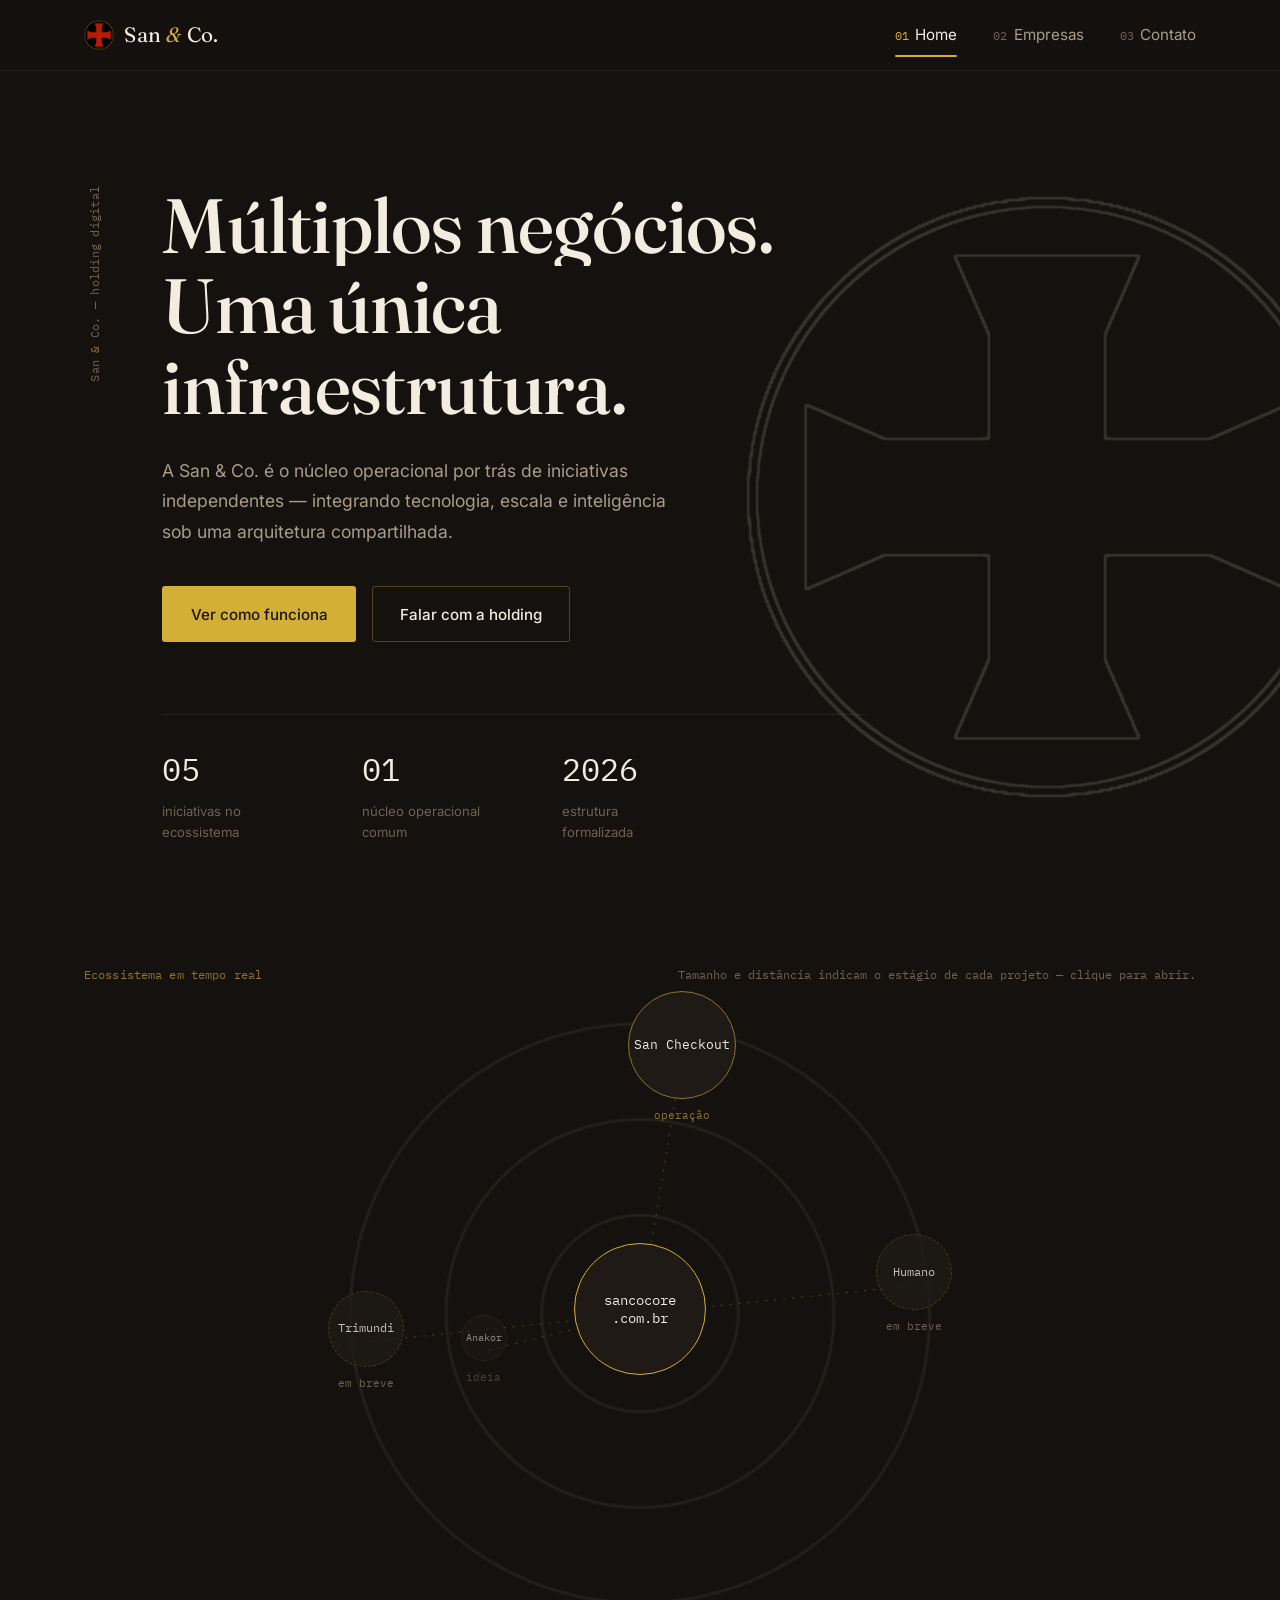
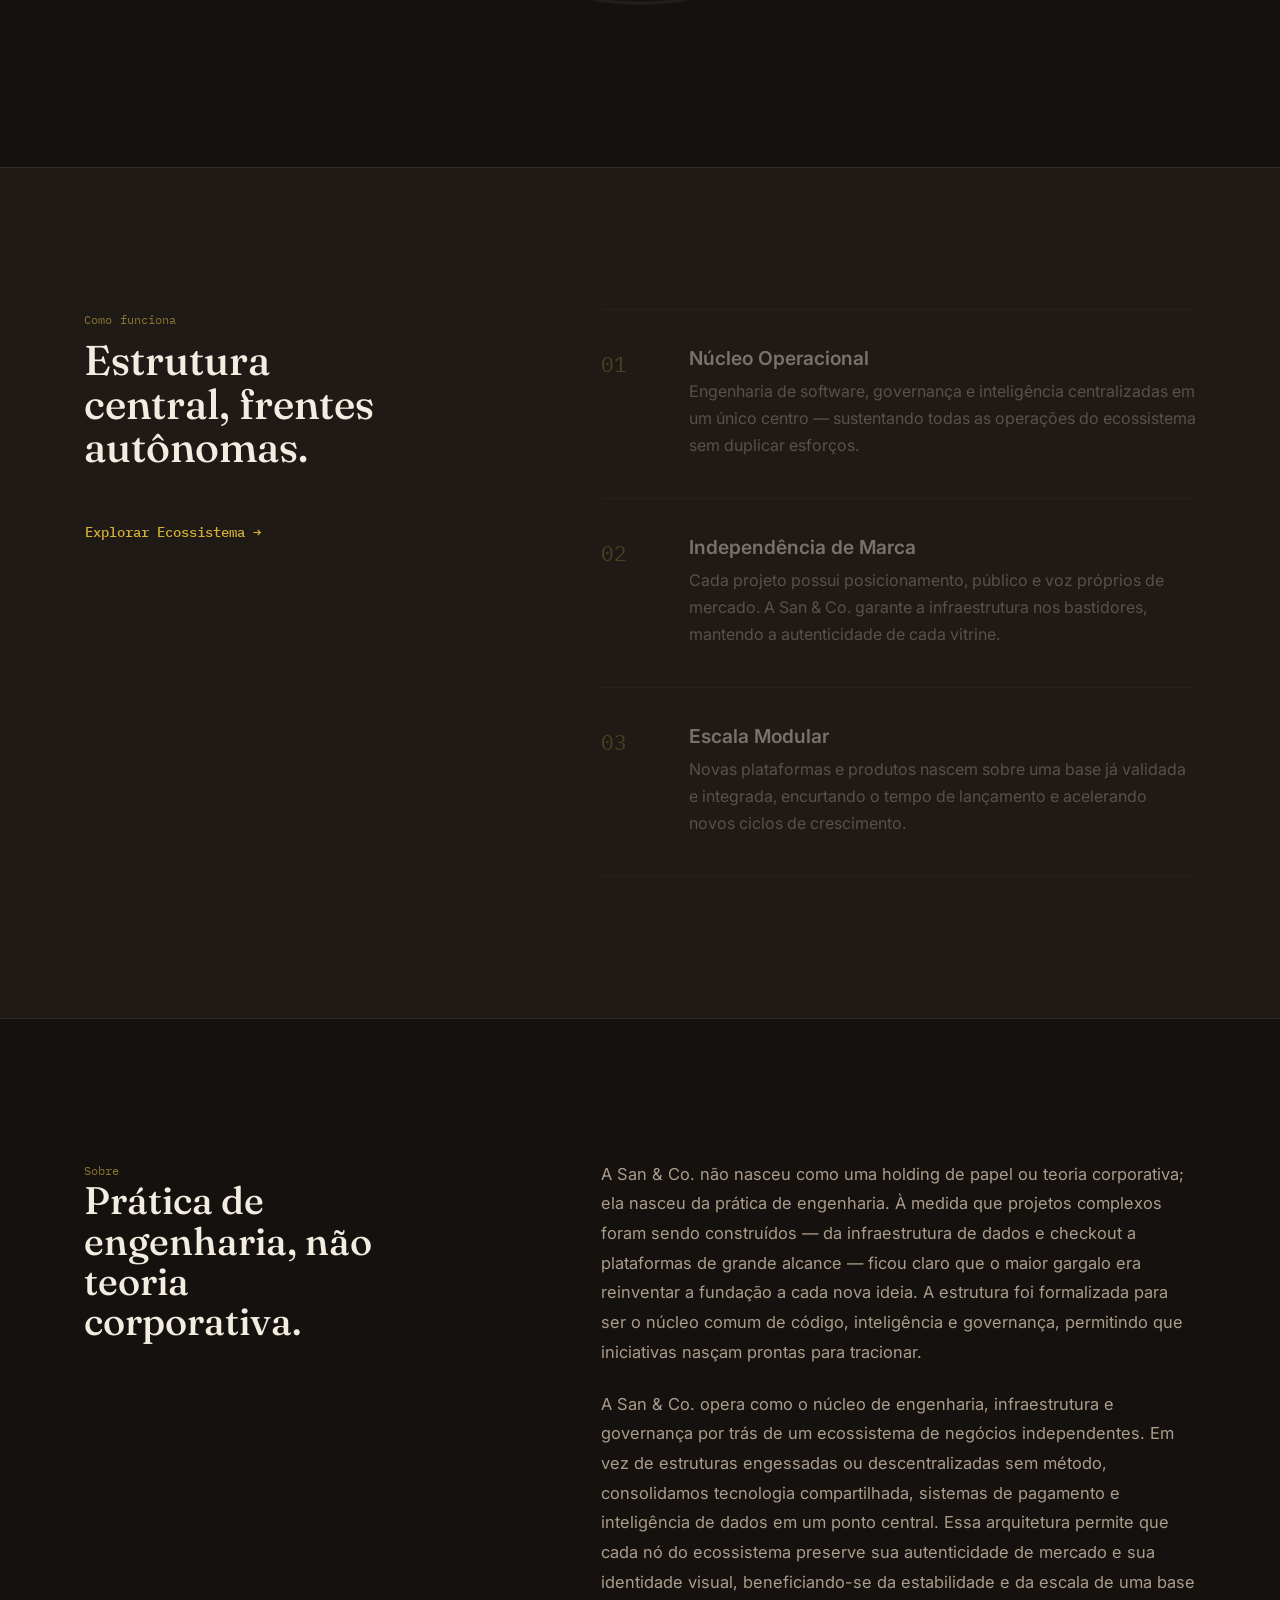
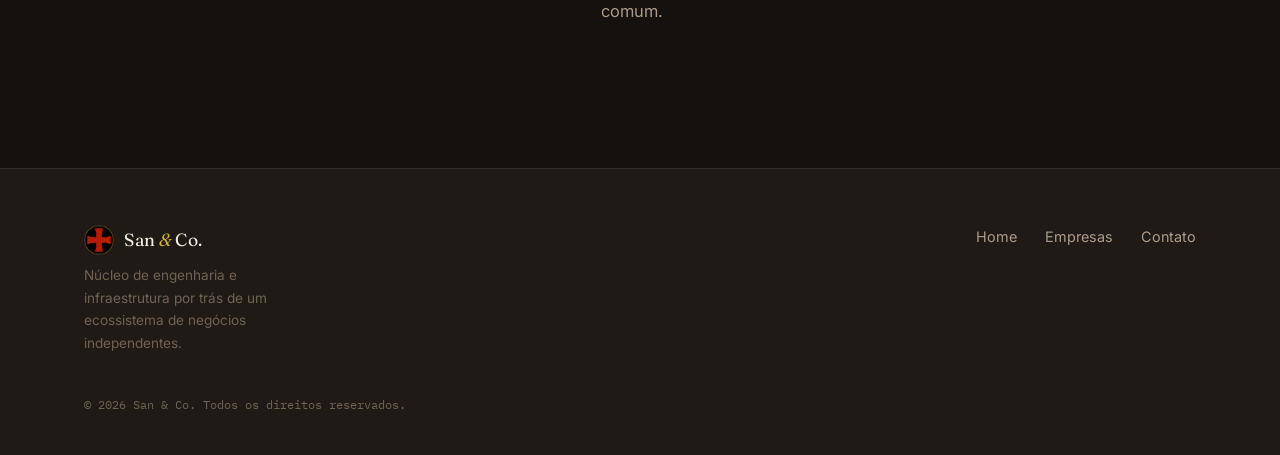
<file: index.html>
<!DOCTYPE html>
<html lang="pt-BR">
<head>
<meta charset="UTF-8">
<meta name="viewport" content="width=device-width, initial-scale=1.0">
<title>San & Co. — Um ecossistema, múltiplos negócios</title>
<meta name="description" content="A San & Co. é o núcleo de engenharia, infraestrutura e governança por trás de um ecossistema de negócios independentes.">
<link rel="icon" href="assets/logo/logo-sanco.png">
<link rel="preconnect" href="https://fonts.googleapis.com">
<link rel="preconnect" href="https://fonts.gstatic.com" crossorigin>
<link href="https://fonts.googleapis.com/css2?family=Fraunces:ital,opsz,wght@0,9..144,400;0,9..144,500;0,9..144,600;1,9..144,400;1,9..144,500&family=Inter:wght@400;500;600&family=IBM+Plex+Mono:wght@400;500&display=swap" rel="stylesheet">
<link rel="stylesheet" href="css/variables.css">
<link rel="stylesheet" href="css/main.css">
<link rel="stylesheet" href="css/sections/hero.css">
<link rel="stylesheet" href="css/sections/diagrama.css">
<link rel="stylesheet" href="css/sections/estrutura.css">
<link rel="stylesheet" href="css/sections/sobre.css">
</head>
<body>

<div class="scroll-progress" data-scroll-progress></div>

<header class="site-header">
  <div class="container">
    <a href="index.html" class="brand">
      <img src="assets/logo/logo-sanco.png" alt="Brasão San & Co.">
      <span>San <span class="amp">&amp;</span> Co.</span>
    </a>
    <button class="nav-toggle" aria-label="Abrir menu" aria-expanded="false">Menu</button>
    <nav class="main-nav">
      <a href="index.html" aria-current="page"><span class="idx">01</span>Home</a>
      <a href="empresas.html"><span class="idx">02</span>Empresas</a>
      <a href="contato.html"><span class="idx">03</span>Contato</a>
    </nav>
  </div>
</header>

<main>

  <section class="hero">
    <img class="hero__crest" src="assets/logo/logo-sanco-outline.png" alt="" aria-hidden="true">
    <div class="container">
      <p class="hero__kicker">San <span>&amp;</span> Co. — holding digital</p>
      <div class="hero__main">
        <h1 class="hero__title">
          <span class="line"><span>Múltiplos negócios.</span></span>
          <span class="line"><span>Uma única infraestrutura.</span></span>
        </h1>
        <p class="hero__body">A San &amp; Co. é o núcleo operacional por trás de iniciativas independentes — integrando tecnologia, escala e inteligência sob uma arquitetura compartilhada.</p>
        <div class="hero__actions">
          <a href="#estrutura" class="btn btn-primary">Ver como funciona</a>
          <a href="contato.html" class="btn btn-secondary">Falar com a holding</a>
        </div>
        <dl class="hero__stats">
          <div class="hero__stat">
            <dt>05</dt>
            <dd>iniciativas no ecossistema</dd>
          </div>
          <div class="hero__stat">
            <dt>01</dt>
            <dd>núcleo operacional comum</dd>
          </div>
          <div class="hero__stat">
            <dt>2026</dt>
            <dd>estrutura formalizada</dd>
          </div>
        </dl>
      </div>
    </div>
  </section>

  <section class="diagrama" aria-label="Mapa vivo do ecossistema">
    <div class="container">
      <div class="diagrama__head">
        <p class="eyebrow">Ecossistema em tempo real</p>
        <p class="diagrama__caption">Tamanho e distância indicam o estágio de cada projeto — clique para abrir.</p>
      </div>
      <div class="diagrama__frame" data-diagrama-frame></div>
    </div>
  </section>

  <section class="estrutura" id="estrutura">
    <div class="container">
      <div class="estrutura__head">
        <p class="eyebrow">Como funciona</p>
        <h2>Estrutura central, frentes autônomas.</h2>
        <a href="empresas.html" class="btn btn-ghost estrutura__cta">Explorar Ecossistema →</a>
      </div>

      <div class="pilares">
        <div class="pilar">
          <span class="pilar__num">01</span>
          <div>
            <h3>Núcleo Operacional</h3>
            <p>Engenharia de software, governança e inteligência centralizadas em um único centro — sustentando todas as operações do ecossistema sem duplicar esforços.</p>
          </div>
        </div>
        <div class="pilar">
          <span class="pilar__num">02</span>
          <div>
            <h3>Independência de Marca</h3>
            <p>Cada projeto possui posicionamento, público e voz próprios de mercado. A San &amp; Co. garante a infraestrutura nos bastidores, mantendo a autenticidade de cada vitrine.</p>
          </div>
        </div>
        <div class="pilar">
          <span class="pilar__num">03</span>
          <div>
            <h3>Escala Modular</h3>
            <p>Novas plataformas e produtos nascem sobre uma base já validada e integrada, encurtando o tempo de lançamento e acelerando novos ciclos de crescimento.</p>
          </div>
        </div>
      </div>
    </div>
  </section>

  <section class="sobre" data-reveal>
    <div class="container">
      <div class="sobre__head">
        <p class="eyebrow">Sobre</p>
        <h2>Prática de engenharia, não teoria corporativa.</h2>
      </div>
      <div class="sobre__body">
        <p>A San &amp; Co. não nasceu como uma holding de papel ou teoria corporativa; ela nasceu da prática de engenharia. À medida que projetos complexos foram sendo construídos — da infraestrutura de dados e checkout a plataformas de grande alcance — ficou claro que o maior gargalo era reinventar a fundação a cada nova ideia. A estrutura foi formalizada para ser o núcleo comum de código, inteligência e governança, permitindo que iniciativas nasçam prontas para tracionar.</p>
        <p>A San &amp; Co. opera como o núcleo de engenharia, infraestrutura e governança por trás de um ecossistema de negócios independentes. Em vez de estruturas engessadas ou descentralizadas sem método, consolidamos tecnologia compartilhada, sistemas de pagamento e inteligência de dados em um ponto central. Essa arquitetura permite que cada nó do ecossistema preserve sua autenticidade de mercado e sua identidade visual, beneficiando-se da estabilidade e da escala de uma base comum.</p>
      </div>
    </div>
  </section>

</main>

<footer class="site-footer">
  <div class="container">
    <div>
      <a href="index.html" class="brand">
        <img src="assets/logo/logo-sanco.png" alt="Brasão San & Co.">
        <span>San <span class="amp">&amp;</span> Co.</span>
      </a>
      <p class="footer-tag">Núcleo de engenharia e infraestrutura por trás de um ecossistema de negócios independentes.</p>
    </div>
    <nav class="footer-nav">
      <a href="index.html">Home</a>
      <a href="empresas.html">Empresas</a>
      <a href="contato.html">Contato</a>
    </nav>
  </div>
  <p class="footer-bottom">© 2026 San &amp; Co. Todos os direitos reservados.</p>
</footer>

<script src="js/diagrama.js"></script>
<script src="js/main.js"></script>
</body>
</html>
</file>
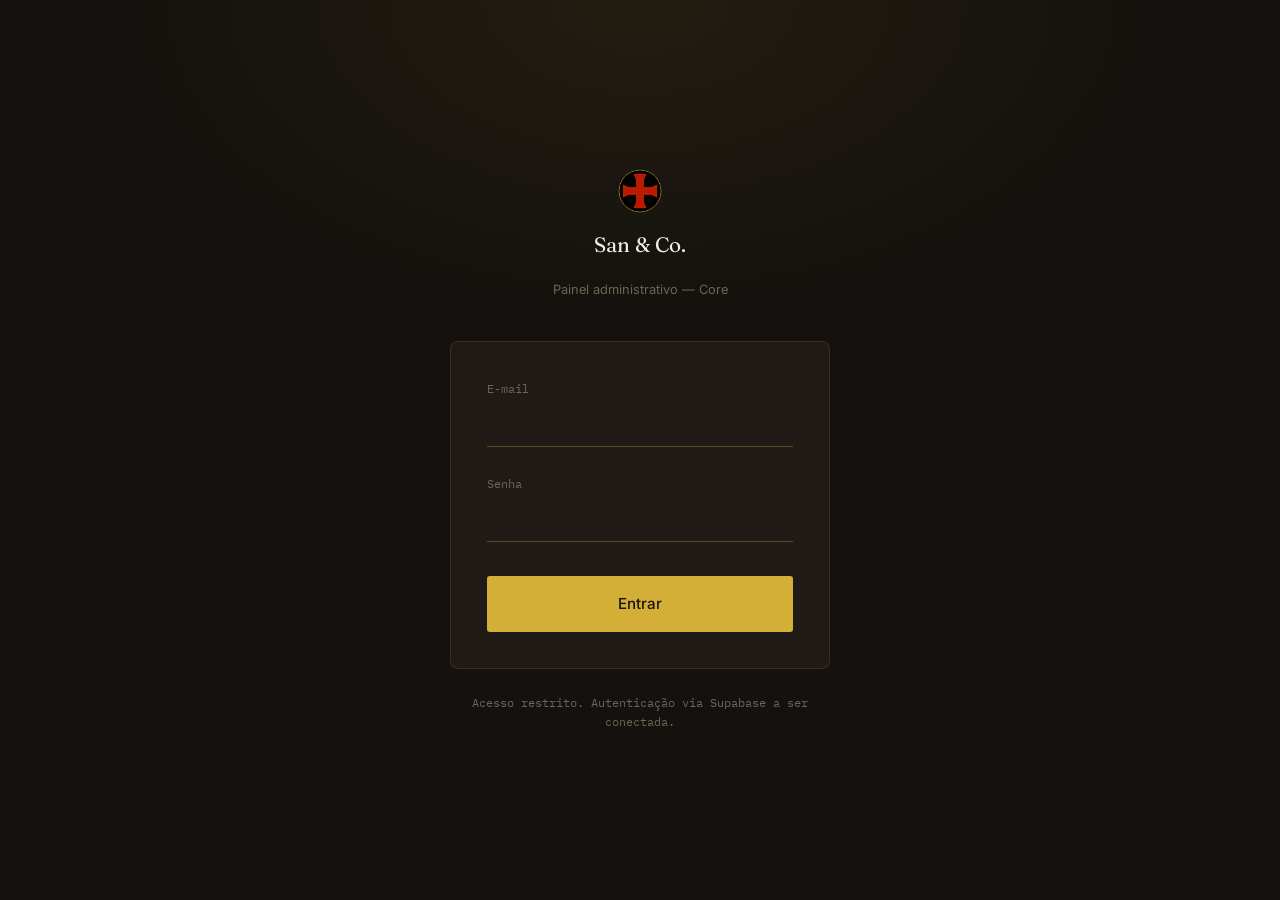
<file: admin/index.html>
<!DOCTYPE html>
<html lang="pt-BR">
<head>
<meta charset="UTF-8">
<meta name="viewport" content="width=device-width, initial-scale=1.0">
<title>Admin — San & Co.</title>
<meta name="robots" content="noindex, nofollow">
<link rel="icon" href="../assets/logo/logo-sanco.png">
<link rel="preconnect" href="https://fonts.googleapis.com">
<link rel="preconnect" href="https://fonts.gstatic.com" crossorigin>
<link href="https://fonts.googleapis.com/css2?family=Fraunces:ital,opsz,wght@0,9..144,400;0,9..144,500;1,9..144,400&family=Inter:wght@400;500;600&family=IBM+Plex+Mono:wght@400;500&display=swap" rel="stylesheet">
<link rel="stylesheet" href="../css/variables.css">
<link rel="stylesheet" href="../css/main.css">
<link rel="stylesheet" href="../css/sections/admin.css">
</head>
<body class="admin-body">

<div class="admin-login">
  <div class="admin-login__brand">
    <img src="../assets/logo/logo-sanco.png" alt="Brasão San & Co.">
    <span>San <span class="amp">&amp;</span> Co.</span>
    <small>Painel administrativo — Core</small>
  </div>

  <div class="admin-login__panel">
    <form id="form-admin-login" novalidate>
      <div class="form-field">
        <label for="admin-email">E-mail</label>
        <input type="email" id="admin-email" name="email" required autocomplete="username">
      </div>
      <div class="form-field">
        <label for="admin-senha">Senha</label>
        <input type="password" id="admin-senha" name="senha" required autocomplete="current-password">
      </div>
      <button type="submit" class="btn btn-primary">Entrar</button>
    </form>
  </div>

  <p class="admin-login__note">Acesso restrito. Autenticação via Supabase a ser conectada.</p>
</div>


<script src="../js/admin.js"></script>
</body>
</html>
</file>
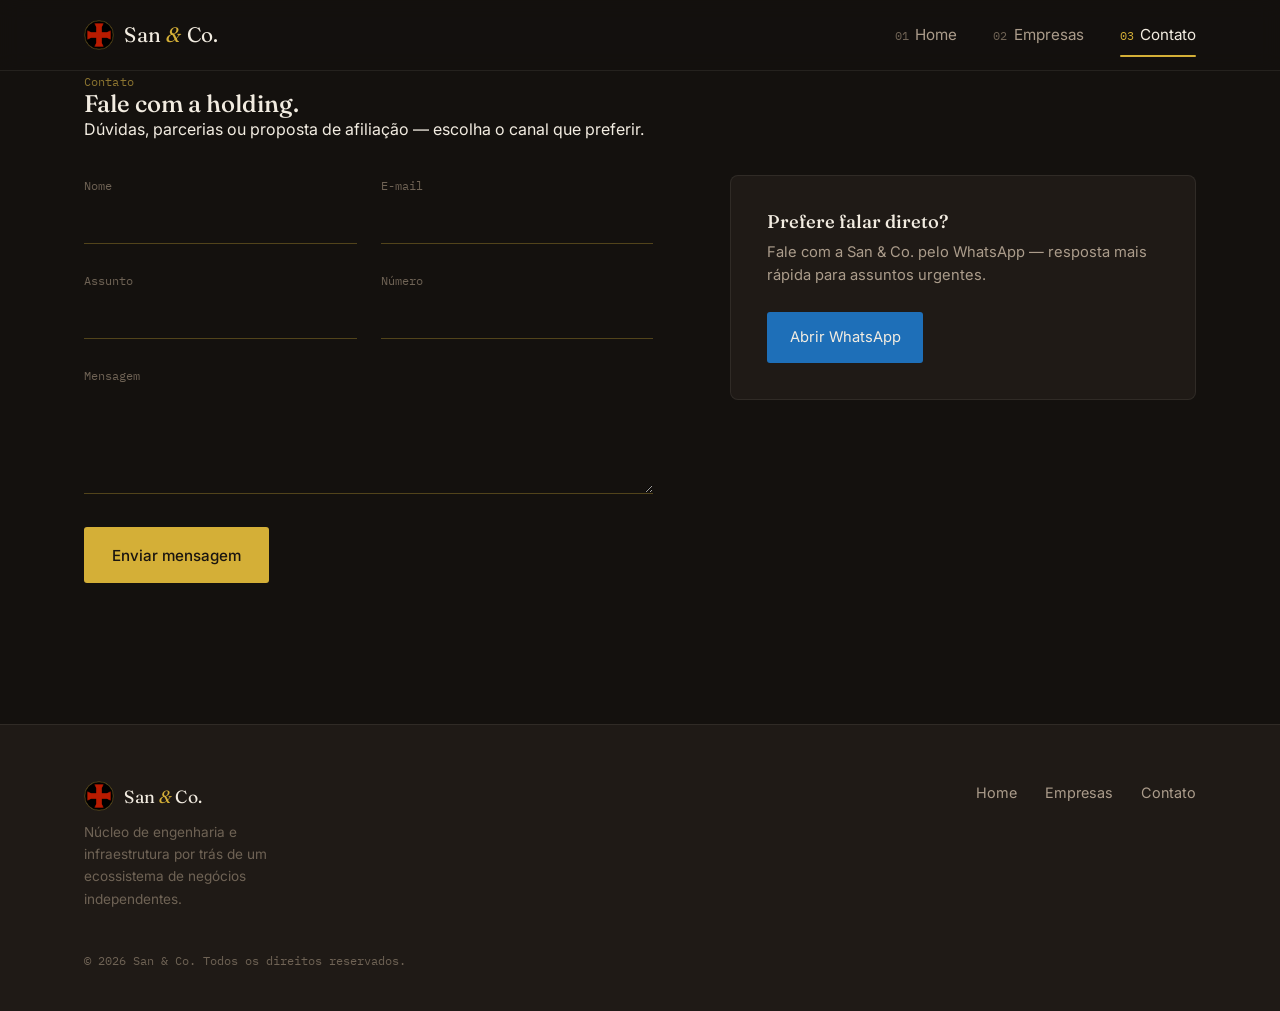
<file: contato.html>
<!DOCTYPE html>
<html lang="pt-BR">
<head>
<meta charset="UTF-8">
<meta name="viewport" content="width=device-width, initial-scale=1.0">
<title>Contato — San & Co.</title>
<meta name="description" content="Fale com a San & Co.">
<link rel="icon" href="assets/logo/logo-sanco.png">
<link rel="preconnect" href="https://fonts.googleapis.com">
<link rel="preconnect" href="https://fonts.gstatic.com" crossorigin>
<link href="https://fonts.googleapis.com/css2?family=Fraunces:ital,opsz,wght@0,9..144,400;0,9..144,500;0,9..144,600;1,9..144,400;1,9..144,500&family=Inter:wght@400;500;600&family=IBM+Plex+Mono:wght@400;500&display=swap" rel="stylesheet">
<link rel="stylesheet" href="css/variables.css">
<link rel="stylesheet" href="css/main.css">
<link rel="stylesheet" href="css/sections/contato.css">
</head>
<body>

<div class="scroll-progress" data-scroll-progress></div>

<header class="site-header">
  <div class="container">
    <a href="index.html" class="brand">
      <img src="assets/logo/logo-sanco.png" alt="Brasão San & Co.">
      <span>San <span class="amp">&amp;</span> Co.</span>
    </a>
    <button class="nav-toggle" aria-label="Abrir menu" aria-expanded="false">Menu</button>
    <nav class="main-nav">
      <a href="index.html"><span class="idx">01</span>Home</a>
      <a href="empresas.html"><span class="idx">02</span>Empresas</a>
      <a href="contato.html" aria-current="page"><span class="idx">03</span>Contato</a>
    </nav>
  </div>
</header>

<main>
  <section class="page-hero">
    <div class="container">
      <p class="eyebrow">Contato</p>
      <h1>Fale com a holding.</h1>
      <p class="page-hero__body">Dúvidas, parcerias ou proposta de afiliação — escolha o canal que preferir.</p>
    </div>
  </section>

  <section class="contato-wrap container">
    <div>
      <div id="contato-confirmacao" role="status">Mensagem recebida. A San &amp; Co. entrará em contato em breve.</div>

      <form id="form-contato" novalidate>
        <div class="form-row">
          <div class="form-field">
            <label for="nome">Nome</label>
            <input type="text" id="nome" name="nome" required autocomplete="name">
          </div>
          <div class="form-field">
            <label for="email">E-mail</label>
            <input type="email" id="email" name="email" required autocomplete="email">
          </div>
        </div>
        <div class="form-row">
          <div class="form-field">
            <label for="assunto">Assunto</label>
            <input type="text" id="assunto" name="assunto" required>
          </div>
          <div class="form-field">
            <label for="numero">Número</label>
            <input type="tel" id="numero" name="numero" required autocomplete="tel">
          </div>
        </div>
        <div class="form-field">
          <label for="mensagem">Mensagem</label>
          <textarea id="mensagem" name="mensagem" required></textarea>
        </div>
        <button type="submit" class="btn btn-primary">Enviar mensagem</button>
      </form>
    </div>

    <aside class="contato-alt">
      <h3>Prefere falar direto?</h3>
      <p>Fale com a San &amp; Co. pelo WhatsApp — resposta mais rápida para assuntos urgentes.</p>
      <a class="btn-whatsapp" href="https://wa.me/5516994635946" target="_blank" rel="noopener">Abrir WhatsApp</a>
    </aside>
  </section>
</main>

<footer class="site-footer">
  <div class="container">
    <div>
      <a href="index.html" class="brand">
        <img src="assets/logo/logo-sanco.png" alt="Brasão San & Co.">
        <span>San <span class="amp">&amp;</span> Co.</span>
      </a>
      <p class="footer-tag">Núcleo de engenharia e infraestrutura por trás de um ecossistema de negócios independentes.</p>
    </div>
    <nav class="footer-nav">
      <a href="index.html">Home</a>
      <a href="empresas.html">Empresas</a>
      <a href="contato.html">Contato</a>
    </nav>
  </div>
  <p class="footer-bottom">© 2026 San &amp; Co. Todos os direitos reservados.</p>
</footer>

<script src="js/contato.js"></script>
<script src="js/main.js"></script>
</body>
</html>
</file>
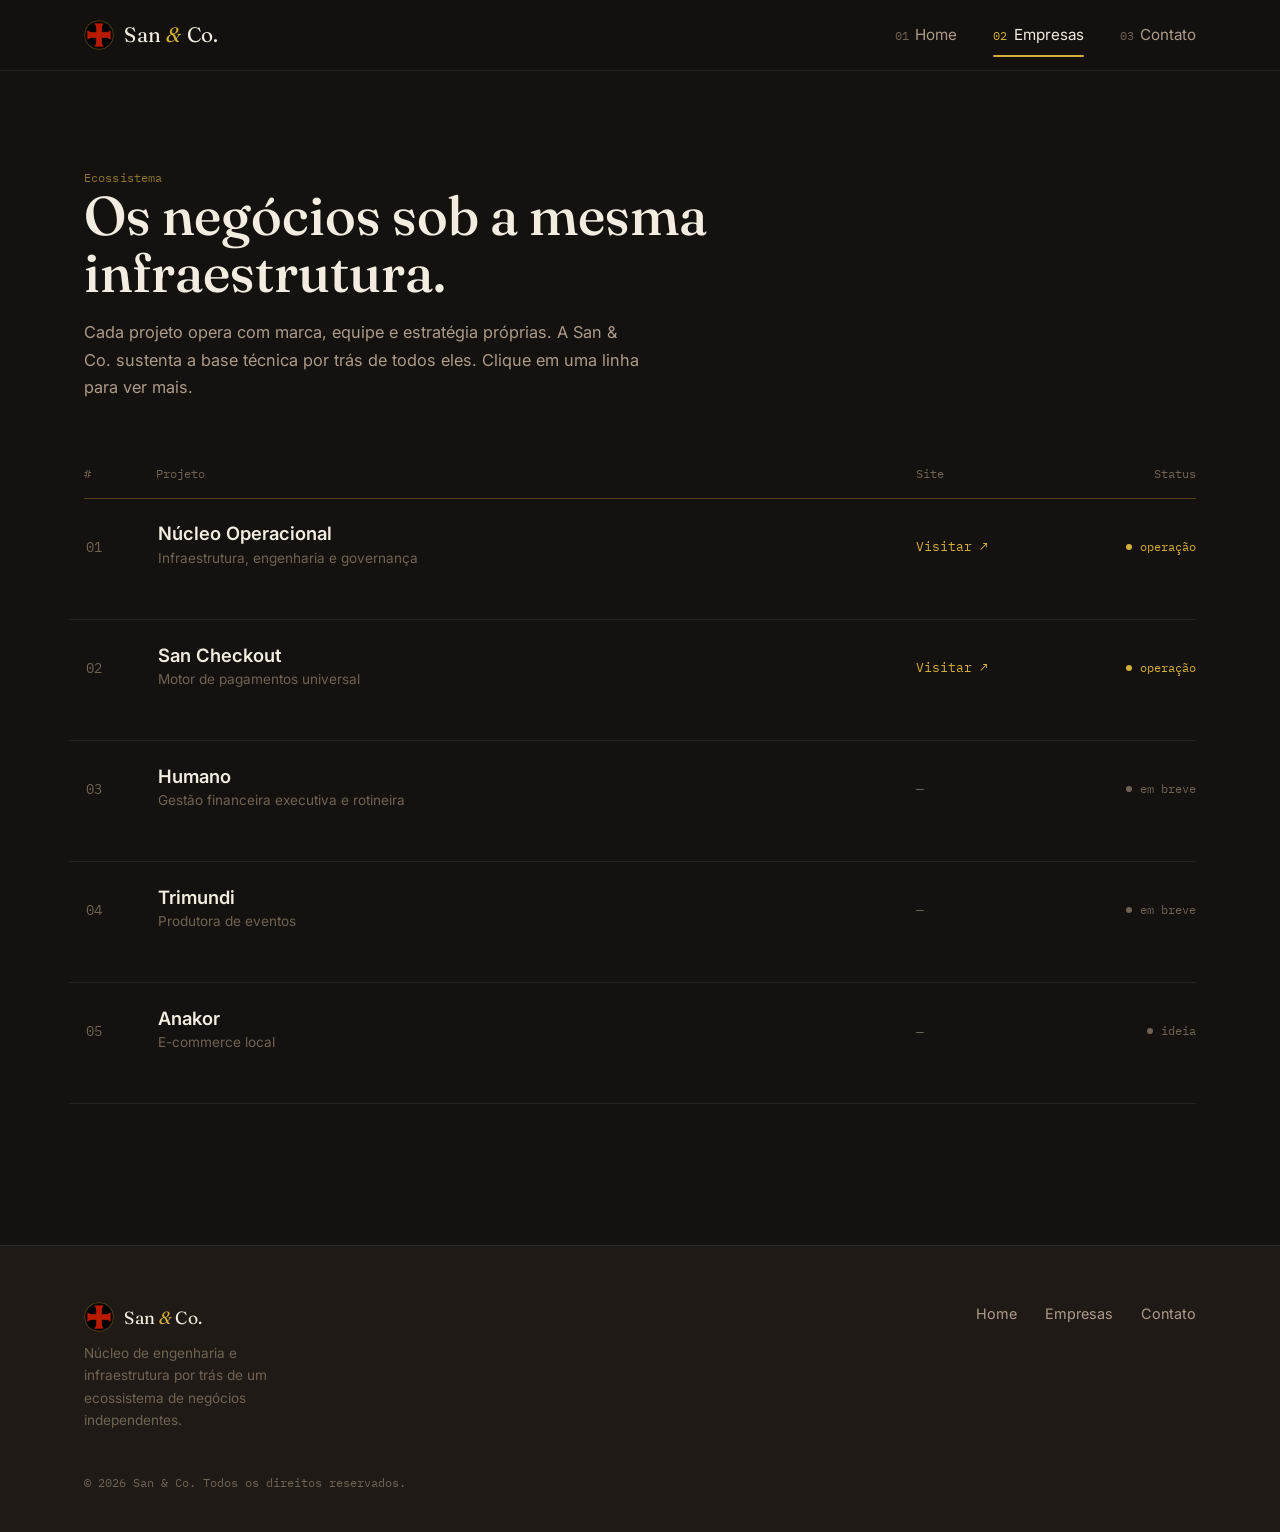
<file: empresas.html>
<!DOCTYPE html>
<html lang="pt-BR">
<head>
<meta charset="UTF-8">
<meta name="viewport" content="width=device-width, initial-scale=1.0">
<title>Empresas — San & Co.</title>
<meta name="description" content="Os negócios e projetos que compõem o ecossistema San & Co.">
<link rel="icon" href="assets/logo/logo-sanco.png">
<link rel="preconnect" href="https://fonts.googleapis.com">
<link rel="preconnect" href="https://fonts.gstatic.com" crossorigin>
<link href="https://fonts.googleapis.com/css2?family=Fraunces:ital,opsz,wght@0,9..144,400;0,9..144,500;0,9..144,600;1,9..144,400;1,9..144,500&family=Inter:wght@400;500;600&family=IBM+Plex+Mono:wght@400;500&display=swap" rel="stylesheet">
<link rel="stylesheet" href="css/variables.css">
<link rel="stylesheet" href="css/main.css">
<link rel="stylesheet" href="css/sections/empresas.css">
</head>
<body>

<div class="scroll-progress" data-scroll-progress></div>

<header class="site-header">
  <div class="container">
    <a href="index.html" class="brand">
      <img src="assets/logo/logo-sanco.png" alt="Brasão San & Co.">
      <span>San <span class="amp">&amp;</span> Co.</span>
    </a>
    <button class="nav-toggle" aria-label="Abrir menu" aria-expanded="false">Menu</button>
    <nav class="main-nav">
      <a href="index.html"><span class="idx">01</span>Home</a>
      <a href="empresas.html" aria-current="page"><span class="idx">02</span>Empresas</a>
      <a href="contato.html"><span class="idx">03</span>Contato</a>
    </nav>
  </div>
</header>

<main>
  <section class="page-hero">
    <div class="container">
      <p class="eyebrow">Ecossistema</p>
      <h1>Os negócios sob a mesma infraestrutura.</h1>
      <p class="page-hero__body">Cada projeto opera com marca, equipe e estratégia próprias. A San &amp; Co. sustenta a base técnica por trás de todos eles. Clique em uma linha para ver mais.</p>
    </div>
  </section>

  <section class="registro">
    <div class="container">
      <div class="registro__head">
        <span>#</span>
        <span>Projeto</span>
        <span>Site</span>
        <span style="text-align:right">Status</span>
      </div>

      <div class="projeto-row projeto-row--live" tabindex="0">
        <span class="projeto-row__idx">01</span>
        <div class="projeto-row__name">
          <h3>Núcleo Operacional</h3>
          <p class="projeto-row__area">Infraestrutura, engenharia e governança</p>
        </div>
        <span class="projeto-row__site"><a href="https://sancocore.com.br" target="_blank" rel="noopener" onclick="event.stopPropagation()">Visitar ↗</a></span>
        <span class="projeto-row__status">operação</span>
        <p class="projeto-row__desc">O centro que concentra domínio, dados e inteligência para todo o ecossistema San &amp; Co.</p>
      </div>

      <div class="projeto-row projeto-row--live" tabindex="0">
        <span class="projeto-row__idx">02</span>
        <div class="projeto-row__name">
          <h3>San Checkout</h3>
          <p class="projeto-row__area">Motor de pagamentos universal</p>
        </div>
        <span class="projeto-row__site"><a href="https://checkout.sancocore.com.br" target="_blank" rel="noopener" onclick="event.stopPropagation()">Visitar ↗</a></span>
        <span class="projeto-row__status">operação</span>
        <p class="projeto-row__desc">Motor de pagamento whitelabel (Pix e cartão) do ecossistema San &amp; Co.</p>
      </div>

      <div class="projeto-row" tabindex="0">
        <span class="projeto-row__idx">03</span>
        <div class="projeto-row__name">
          <h3>Humano</h3>
          <p class="projeto-row__area">Gestão financeira executiva e rotineira</p>
        </div>
        <span class="projeto-row__site is-disabled">—</span>
        <span class="projeto-row__status">em breve</span>
        <p class="projeto-row__desc">Dashboard pessoal de finanças, patrimônio e rotina.</p>
      </div>

      <div class="projeto-row" tabindex="0">
        <span class="projeto-row__idx">04</span>
        <div class="projeto-row__name">
          <h3>Trimundi</h3>
          <p class="projeto-row__area">Produtora de eventos</p>
        </div>
        <span class="projeto-row__site is-disabled">—</span>
        <span class="projeto-row__status">em breve</span>
        <p class="projeto-row__desc">Produção e organização de eventos.</p>
      </div>

      <div class="projeto-row" tabindex="0">
        <span class="projeto-row__idx">05</span>
        <div class="projeto-row__name">
          <h3>Anakor</h3>
          <p class="projeto-row__area">E-commerce local</p>
        </div>
        <span class="projeto-row__site is-disabled">—</span>
        <span class="projeto-row__status">ideia</span>
        <p class="projeto-row__desc">Loja online voltada ao comércio local — ainda em fase de ideia.</p>
      </div>
    </div>
  </section>
</main>

<footer class="site-footer">
  <div class="container">
    <div>
      <a href="index.html" class="brand">
        <img src="assets/logo/logo-sanco.png" alt="Brasão San & Co.">
        <span>San <span class="amp">&amp;</span> Co.</span>
      </a>
      <p class="footer-tag">Núcleo de engenharia e infraestrutura por trás de um ecossistema de negócios independentes.</p>
    </div>
    <nav class="footer-nav">
      <a href="index.html">Home</a>
      <a href="empresas.html">Empresas</a>
      <a href="contato.html">Contato</a>
    </nav>
  </div>
  <p class="footer-bottom">© 2026 San &amp; Co. Todos os direitos reservados.</p>
</footer>

<script src="js/empresas.js"></script>
<script src="js/main.js"></script>
</body>
</html>
</file>
<file: css/variables.css>
:root {
  /* ===== Cor — base do ecossistema ===== */
  --bg-base: #14110E;        /* fundo principal — marrom torrado quase preto */
  --bg-elevated: #1F1A16;    /* cards, faixas alternadas, header */
  --bg-elevated-2: #241E19;  /* hover sobre elementos elevados */

  --gold: #D4AF37;           /* marca — ação primária, foco, linha de progresso */
  --gold-dim: #8C7530;       /* dourado apagado — bordas, ícones secundários */
  --gold-glow: rgba(212, 175, 55, 0.28);

  --blue: #1E6FB8;           /* marca — links de domínio, estado secundário */
  --blue-dim: #2A4A66;

  --crimson: #A32419;        /* do brasão — reservado: indicador ao vivo, watermark */
  --crimson-glow: rgba(163, 36, 25, 0.22);

  --text-primary: #F2ECE1;   /* off-white quente */
  --text-secondary: #AB9C8B; /* cinza-marrom, corpo secundário */
  --text-tertiary: #6F6355;  /* rótulos discretos, legendas */

  --border: rgba(212, 175, 55, 0.14);
  --border-strong: rgba(212, 175, 55, 0.32);
  --border-hair: rgba(242, 236, 225, 0.08);

  /* ===== Tipografia — três papéis distintos ===== */
  --font-display: 'Fraunces', 'Iowan Old Style', Georgia, serif;   /* títulos e voz editorial */
  --font-body: 'Inter', -apple-system, 'Segoe UI', Roboto, sans-serif; /* corpo, UI */
  --font-mono: 'IBM Plex Mono', 'SFMono-Regular', Consolas, monospace; /* dado, domínio, rótulo técnico */

  /* ===== Espaçamento / layout ===== */
  --container: 1240px;
  --gutter: clamp(1.5rem, 5vw, 4.5rem);
  --section-y: clamp(5.5rem, 11vw, 10rem);
  --radius-s: 3px;
  --radius-m: 8px;

  /* ===== Movimento ===== */
  --ease: cubic-bezier(0.22, 1, 0.36, 1);
  --ease-out-strong: cubic-bezier(0.16, 1, 0.3, 1);
  --dur-fast: 200ms;
  --dur-med: 500ms;
  --dur-slow: 1000ms;
}

@media (prefers-reduced-motion: reduce) {
  :root {
    --dur-fast: 0ms;
    --dur-med: 0ms;
    --dur-slow: 0ms;
  }
}
</file>
<file: css/main.css>
/* ===== Reset ===== */
*, *::before, *::after { box-sizing: border-box; }
html { scroll-behavior: smooth; }
@media (prefers-reduced-motion: reduce) { html { scroll-behavior: auto; } }

body {
  margin: 0;
  background: var(--bg-base);
  color: var(--text-primary);
  font-family: var(--font-body);
  font-size: 16px;
  line-height: 1.65;
  -webkit-font-smoothing: antialiased;
}

img { max-width: 100%; display: block; }
a { color: inherit; text-decoration: none; }
button { font: inherit; cursor: pointer; }

h1, h2, h3, h4 {
  font-family: var(--font-display);
  font-weight: 500;
  line-height: 1.05;
  margin: 0;
  color: var(--text-primary);
}

p { margin: 0; }

:focus-visible {
  outline: 2px solid var(--gold);
  outline-offset: 3px;
}

.container {
  max-width: var(--container);
  margin: 0 auto;
  padding-inline: var(--gutter);
}

.eyebrow {
  font-family: var(--font-mono);
  font-size: 0.78rem;
  letter-spacing: 0.01em;
  color: var(--gold-dim);
}

/* ===== Barra de progresso de rolagem ===== */
.scroll-progress {
  position: fixed;
  top: 0; left: 0;
  height: 2px;
  width: 0%;
  background: var(--gold);
  z-index: 300;
  transition: width 80ms linear;
}

/* ===== Botões ===== */
.btn {
  display: inline-flex;
  align-items: center;
  gap: 0.5rem;
  padding: 0.9rem 1.7rem;
  border-radius: var(--radius-s);
  font-size: 0.95rem;
  font-weight: 500;
  border: 1px solid transparent;
  transition: transform var(--dur-fast) var(--ease), background var(--dur-fast) var(--ease), border-color var(--dur-fast) var(--ease);
}
.btn:hover { transform: translateY(-1px); }
.btn:active { transform: translateY(0); }

.btn-primary {
  background: var(--gold);
  color: #1A1510;
}
.btn-primary:hover { background: #E3C158; }

.btn-secondary {
  background: transparent;
  border-color: var(--border-strong);
  color: var(--text-primary);
}
.btn-secondary:hover { border-color: var(--gold); background: var(--bg-elevated); }

.btn-ghost {
  color: var(--gold);
  padding-inline: 0;
  font-family: var(--font-mono);
  font-size: 0.88rem;
}
.btn-ghost::after {
  content: '';
  display: block;
  height: 1px;
  width: 0%;
  background: var(--gold);
  transition: width var(--dur-med) var(--ease);
}
.btn-ghost:hover::after { width: 100%; }

/* ===== Cabeçalho ===== */
.site-header {
  position: sticky;
  top: 0;
  z-index: 100;
  background: rgba(20, 17, 14, 0.86);
  backdrop-filter: blur(10px);
  border-bottom: 1px solid var(--border-hair);
}

.site-header .container {
  display: flex;
  align-items: center;
  justify-content: space-between;
  padding-block: 1.1rem;
}

.brand {
  display: flex;
  align-items: center;
  gap: 0.65rem;
}
.brand img { width: 30px; height: 30px; }
.brand span {
  font-family: var(--font-display);
  font-size: 1.3rem;
  letter-spacing: 0.01em;
}
.brand .amp { color: var(--gold); font-style: italic; }

.main-nav {
  display: flex;
  align-items: center;
  gap: 2.25rem;
}
.main-nav a {
  position: relative;
  display: inline-flex;
  align-items: baseline;
  gap: 0.4rem;
  font-size: 0.95rem;
  color: var(--text-secondary);
  transition: color var(--dur-fast) var(--ease);
}
.main-nav a .idx {
  font-family: var(--font-mono);
  font-size: 0.72rem;
  color: var(--text-tertiary);
}
.main-nav a:hover, .main-nav a[aria-current="page"] { color: var(--text-primary); }
.main-nav a[aria-current="page"] .idx { color: var(--gold); }
.main-nav a[aria-current="page"]::after {
  content: '';
  position: absolute;
  left: 0; right: 0; bottom: -0.6rem;
  height: 2px;
  background: var(--gold);
  border-radius: 2px;
}

.nav-toggle {
  display: none;
  background: none;
  border: 1px solid var(--border);
  border-radius: var(--radius-s);
  padding: 0.5rem 0.7rem;
  color: var(--text-primary);
  font-family: var(--font-mono);
  font-size: 0.85rem;
}

@media (max-width: 760px) {
  .main-nav {
    position: fixed;
    inset: 64px 0 auto 0;
    flex-direction: column;
    align-items: flex-start;
    gap: 1.25rem;
    background: var(--bg-elevated);
    padding: 1.5rem var(--gutter) 2rem;
    border-bottom: 1px solid var(--border-hair);
    transform: translateY(-8px);
    opacity: 0;
    pointer-events: none;
    transition: opacity var(--dur-fast) var(--ease), transform var(--dur-fast) var(--ease);
  }
  .main-nav.is-open {
    opacity: 1;
    transform: translateY(0);
    pointer-events: auto;
  }
  .nav-toggle { display: inline-flex; }
}

/* ===== Rodapé ===== */
.site-footer {
  border-top: 1px solid var(--border-hair);
  padding-block: 3.5rem 2.5rem;
  background: var(--bg-elevated);
}
.site-footer .container {
  display: flex;
  flex-wrap: wrap;
  justify-content: space-between;
  gap: 2rem;
}
.site-footer .brand span { font-size: 1.1rem; }
.footer-tag {
  color: var(--text-tertiary);
  font-size: 0.85rem;
  margin-top: 0.6rem;
  max-width: 26ch;
}
.footer-nav { display: flex; gap: 1.75rem; flex-wrap: wrap; }
.footer-nav a { color: var(--text-secondary); font-size: 0.9rem; }
.footer-nav a:hover { color: var(--gold); }
.footer-bottom {
  max-width: var(--container);
  margin: 2.5rem auto 0;
  padding-inline: var(--gutter);
  color: var(--text-tertiary);
  font-size: 0.78rem;
  font-family: var(--font-mono);
}

/* ===== Campos de formulário (compartilhado: contato, admin) ===== */
.form-field {
  margin-bottom: 1.6rem;
}
.form-field label {
  display: block;
  font-family: var(--font-mono);
  font-size: 0.78rem;
  color: var(--text-tertiary);
  margin-bottom: 0.55rem;
}
.form-field input,
.form-field textarea {
  width: 100%;
  background: transparent;
  border: none;
  border-bottom: 1px solid var(--border-strong);
  border-radius: 0;
  color: var(--text-primary);
  font-family: var(--font-body);
  font-size: 1.02rem;
  padding: 0.6rem 0;
  transition: border-color var(--dur-fast) var(--ease);
}
.form-field input:focus,
.form-field textarea:focus {
  border-color: var(--gold);
  outline: none;
}
.form-field textarea { resize: vertical; min-height: 100px; }

/* ===== Utilidades de revelação ===== */
[data-reveal] {
  opacity: 0;
  transform: translateY(18px);
  transition: opacity var(--dur-slow) var(--ease-out-strong), transform var(--dur-slow) var(--ease-out-strong);
}
[data-reveal].is-visible {
  opacity: 1;
  transform: translateY(0);
}
</file>
<file: css/sections/hero.css>
.hero {
  position: relative;
  padding-block: clamp(4rem, 9vw, 7.5rem) clamp(2.5rem, 6vw, 4rem);
  overflow: hidden;
}

.hero__crest {
  position: absolute;
  top: 50%;
  right: -6%;
  width: min(50vw, 620px);
  transform: translateY(-50%);
  opacity: 0.16;
  pointer-events: none;
  user-select: none;
}

.hero .container {
  position: relative;
  display: grid;
  grid-template-columns: 2.5rem 1fr;
  gap: clamp(1rem, 3vw, 2.5rem);
}

.hero__kicker {
  writing-mode: vertical-rl;
  transform: rotate(180deg);
  font-family: var(--font-mono);
  font-size: 0.78rem;
  color: var(--text-tertiary);
  letter-spacing: 0.02em;
  align-self: start;
  padding-top: 0.3rem;
}
.hero__kicker span { color: var(--gold-dim); }

.hero__main { max-width: 44rem; }

.hero__title {
  font-size: clamp(2.7rem, 6vw, 5rem);
  max-width: 14ch;
  letter-spacing: -0.01em;
}
.hero__title .line {
  display: block;
  overflow: hidden;
}
.hero__title .line span {
  display: block;
  transform: translateY(110%);
  animation: line-up var(--dur-slow) var(--ease-out-strong) forwards;
}
.hero__title .line:nth-child(1) span { animation-delay: 80ms; }
.hero__title .line:nth-child(2) span { animation-delay: 200ms; }

@keyframes line-up {
  to { transform: translateY(0); }
}

.hero__body {
  margin-top: 1.75rem;
  max-width: 48ch;
  font-size: 1.1rem;
  color: var(--text-secondary);
  line-height: 1.75;
  opacity: 0;
  animation: fade-up var(--dur-med) var(--ease-out-strong) forwards;
  animation-delay: 480ms;
}

.hero__actions {
  margin-top: 2.4rem;
  display: flex;
  flex-wrap: wrap;
  gap: 1rem;
  opacity: 0;
  animation: fade-up var(--dur-med) var(--ease-out-strong) forwards;
  animation-delay: 620ms;
}

@keyframes fade-up {
  from { opacity: 0; transform: translateY(10px); }
  to { opacity: 1; transform: translateY(0); }
}

.hero__stats {
  margin-top: clamp(3rem, 7vw, 4.5rem);
  display: flex;
  flex-wrap: wrap;
  gap: clamp(2.5rem, 6vw, 4.5rem);
  border-top: 1px solid var(--border-hair);
  padding-top: 1.75rem;
  opacity: 0;
  animation: fade-up var(--dur-med) var(--ease-out-strong) forwards;
  animation-delay: 760ms;
}
.hero__stat dt {
  font-family: var(--font-mono);
  font-size: 2rem;
  color: var(--text-primary);
}
.hero__stat dd {
  margin: 0.3rem 0 0;
  font-size: 0.82rem;
  color: var(--text-tertiary);
  max-width: 16ch;
}

@media (prefers-reduced-motion: reduce) {
  .hero__title .line span { transform: none; animation: none; }
  .hero__body, .hero__actions, .hero__stats { opacity: 1; animation: none; }
}

@media (max-width: 620px) {
  .hero__kicker { display: none; }
  .hero .container { grid-template-columns: 1fr; }
}
</file>
<file: css/sections/diagrama.css>
.diagrama {
  padding-block: clamp(1.5rem, 5vw, 2.5rem) var(--section-y);
}

.diagrama__head {
  display: flex;
  align-items: baseline;
  justify-content: space-between;
  flex-wrap: wrap;
  gap: 0.75rem;
  margin-bottom: 1rem;
}
.diagrama__caption {
  font-family: var(--font-mono);
  font-size: 0.78rem;
  color: var(--text-tertiary);
}

.diagrama__frame {
  position: relative;
  width: 100%;
  aspect-ratio: 16 / 9;
  max-height: 640px;
  background:
    radial-gradient(circle at 50% 50%, transparent 0, transparent 15%, var(--border-hair) 15.4%, transparent 15.8%),
    radial-gradient(circle at 50% 50%, transparent 0, transparent 30%, var(--border-hair) 30.4%, transparent 30.8%),
    radial-gradient(circle at 50% 50%, transparent 0, transparent 45%, var(--border-hair) 45.4%, transparent 45.8%);
}

.diagrama__lines {
  position: absolute;
  inset: 0;
  width: 100%;
  height: 100%;
}
.diagrama__lines line {
  stroke: var(--border-strong);
  stroke-width: 1;
  stroke-dasharray: 2 7;
  animation: dash-flow 5.5s linear infinite;
}
@media (prefers-reduced-motion: reduce) {
  .diagrama__lines line { animation: none; }
}
@keyframes dash-flow {
  to { stroke-dashoffset: -180; }
}

.node {
  position: absolute;
  transform: translate(-50%, -50%);
  display: flex;
  flex-direction: column;
  align-items: center;
  gap: 0.5rem;
  background: none;
  border: none;
  padding: 0;
  color: var(--text-primary);
}

.node__dot {
  border-radius: 50%;
  display: flex;
  align-items: center;
  justify-content: center;
  text-align: center;
  font-family: var(--font-mono);
  line-height: 1.25;
  background: var(--bg-elevated);
  border: 1.5px solid var(--border-strong);
  transition: border-color var(--dur-fast) var(--ease), box-shadow var(--dur-fast) var(--ease);
}

/* Núcleo — fixo, sempre no centro */
.node--core {
  z-index: 2;
}
.node--core .node__dot {
  width: 132px;
  height: 132px;
  font-size: 0.9rem;
  border-color: var(--gold);
  box-shadow: 0 0 0 0 var(--gold-glow);
  animation: pulse-core 3.6s ease-in-out infinite;
}
@media (prefers-reduced-motion: reduce) {
  .node--core .node__dot { animation: none; }
}
@keyframes pulse-core {
  0%, 100% { box-shadow: 0 0 0 0 var(--gold-glow); }
  50% { box-shadow: 0 0 0 16px transparent; }
}

/* Operação — nó grande, órbita distante */
.node--live .node__dot {
  width: 108px;
  height: 108px;
  font-size: 0.8rem;
  border-style: solid;
  border-color: var(--gold-dim);
}
.node--live .node__label { color: var(--gold-dim); }

/* Em breve — nó médio, órbita intermediária */
.node--soon .node__dot {
  width: 76px;
  height: 76px;
  font-size: 0.72rem;
  border-style: dashed;
  opacity: 0.8;
}

/* Ideia — nó pequeno, órbita próxima do núcleo */
.node--idea .node__dot {
  width: 46px;
  height: 46px;
  font-size: 0.6rem;
  border-style: dotted;
  opacity: 0.55;
}
.node--idea .node__label { opacity: 0.6; }

.node:not(.node--core):hover .node__dot,
.node:not(.node--core):focus-visible .node__dot {
  border-color: var(--gold);
}

.node__label {
  font-family: var(--font-mono);
  font-size: 0.68rem;
  color: var(--text-tertiary);
  white-space: nowrap;
}

/* ===== Card sobreposto ===== */
.projeto-card {
  position: fixed;
  inset: 0;
  z-index: 200;
  display: none;
  align-items: center;
  justify-content: center;
  padding: var(--gutter);
  background: rgba(10, 8, 6, 0.75);
  backdrop-filter: blur(4px);
}
.projeto-card.is-open { display: flex; }

.projeto-card__panel {
  width: 100%;
  max-width: 420px;
  background: var(--bg-elevated);
  border: 1px solid var(--border-strong);
  border-radius: var(--radius-m);
  padding: 2.25rem;
  position: relative;
  transform: translateY(10px);
  opacity: 0;
  animation: card-in var(--dur-med) var(--ease-out-strong) forwards;
}
@keyframes card-in {
  to { transform: translateY(0); opacity: 1; }
}

.projeto-card__close {
  position: absolute;
  top: 1.1rem;
  right: 1.1rem;
  background: none;
  border: none;
  color: var(--text-tertiary);
  font-size: 1.3rem;
  line-height: 1;
}
.projeto-card__close:hover { color: var(--text-primary); }

.projeto-card__status {
  display: inline-block;
  font-family: var(--font-mono);
  font-size: 0.72rem;
  color: var(--gold);
  border: 1px solid var(--border-strong);
  border-radius: 20px;
  padding: 0.25rem 0.7rem;
  margin-bottom: 1rem;
}
.projeto-card__status[data-status="em breve"],
.projeto-card__status[data-status="ideia"] { color: var(--text-tertiary); }

.projeto-card__panel h3 {
  font-size: 1.5rem;
  margin-bottom: 0.35rem;
}
.projeto-card__area {
  color: var(--gold-dim);
  font-size: 0.9rem;
  margin-bottom: 1rem;
}
.projeto-card__desc {
  color: var(--text-secondary);
  font-size: 0.95rem;
  line-height: 1.65;
  margin-bottom: 1.75rem;
}
</file>
<file: css/sections/estrutura.css>
.estrutura {
  padding-block: var(--section-y);
  background: var(--bg-elevated);
  border-top: 1px solid var(--border-hair);
  border-bottom: 1px solid var(--border-hair);
}

.estrutura .container {
  display: grid;
  grid-template-columns: minmax(0, 0.85fr) minmax(0, 1.15fr);
  gap: clamp(2rem, 6vw, 5rem);
}

.estrutura__head {
  position: sticky;
  top: 6rem;
  align-self: start;
}
.estrutura__head h2 {
  font-size: clamp(1.9rem, 3.4vw, 2.6rem);
  margin-top: 0.6rem;
  max-width: 12ch;
}
.estrutura__cta { margin-top: 2.25rem; }

.pilares { display: grid; }

.pilar {
  display: grid;
  grid-template-columns: 4rem 1fr;
  gap: 1.5rem;
  padding-block: 2.4rem;
  border-top: 1px solid var(--border-hair);
  opacity: 0.42;
  transition: opacity var(--dur-med) var(--ease);
}
.pilar:last-child { border-bottom: 1px solid var(--border-hair); }
.pilar.is-active { opacity: 1; }

.pilar__num {
  font-family: var(--font-mono);
  font-size: 1.3rem;
  color: var(--gold-dim);
  transition: color var(--dur-med) var(--ease);
}
.pilar.is-active .pilar__num { color: var(--gold); }

.pilar h3 {
  font-size: 1.2rem;
  font-family: var(--font-body);
  font-weight: 600;
  margin-bottom: 0.6rem;
}

.pilar p {
  color: var(--text-secondary);
  max-width: 58ch;
  line-height: 1.7;
}

@media (max-width: 800px) {
  .estrutura .container { grid-template-columns: 1fr; }
  .estrutura__head { position: static; }
  .pilar { opacity: 1; }
}
</file>
<file: css/sections/sobre.css>
.sobre {
  padding-block: var(--section-y);
}

.sobre .container {
  display: grid;
  grid-template-columns: minmax(0, 0.85fr) minmax(0, 1.15fr);
  gap: clamp(2rem, 6vw, 5rem);
  align-items: start;
}

.sobre__head h2 {
  font-size: clamp(1.9rem, 3.2vw, 2.4rem);
  max-width: 13ch;
}

.sobre__body p {
  color: var(--text-secondary);
  line-height: 1.8;
  font-size: 1.03rem;
}
.sobre__body p + p { margin-top: 1.4rem; }

@media (max-width: 800px) {
  .sobre .container { grid-template-columns: 1fr; }
}
</file>
<file: css/sections/admin.css>
body.admin-body {
  min-height: 100vh;
  display: flex;
  align-items: center;
  justify-content: center;
  background:
    radial-gradient(ellipse 70% 60% at 50% 0%, rgba(212,175,55,0.08), transparent 60%),
    var(--bg-base);
  padding: var(--gutter);
}

.admin-login {
  width: 100%;
  max-width: 380px;
}

.admin-login__brand {
  display: flex;
  flex-direction: column;
  align-items: center;
  gap: 0.9rem;
  margin-bottom: 2.5rem;
  text-align: center;
}
.admin-login__brand img { width: 44px; height: 44px; }
.admin-login__brand span {
  font-family: var(--font-display);
  font-size: 1.3rem;
}
.admin-login__brand small {
  display: block;
  color: var(--text-tertiary);
  font-size: 0.8rem;
  margin-top: 0.2rem;
}

.admin-login__panel {
  background: var(--bg-elevated);
  border: 1px solid var(--border);
  border-radius: var(--radius-m);
  padding: 2.25rem;
}

.admin-login__panel .btn-primary {
  width: 100%;
  justify-content: center;
  margin-top: 0.5rem;
}

.admin-login__note {
  margin-top: 1.5rem;
  text-align: center;
  font-family: var(--font-mono);
  font-size: 0.72rem;
  color: var(--text-tertiary);
}
</file>
<file: css/sections/contato.css>
.contato-wrap {
  padding-block: clamp(1rem, 4vw, 2rem) var(--section-y);
  display: grid;
  grid-template-columns: minmax(0, 1.1fr) minmax(0, 0.9fr);
  gap: clamp(2.5rem, 6vw, 5rem);
  align-items: start;
}

@media (max-width: 800px) {
  .contato-wrap { grid-template-columns: 1fr; }
}

.form-row {
  display: grid;
  grid-template-columns: 1fr 1fr;
  gap: 1.5rem;
}
@media (max-width: 520px) {
  .form-row { grid-template-columns: 1fr; }
}

#contato-confirmacao {
  display: none;
  border: 1px solid var(--border-strong);
  border-radius: var(--radius-m);
  padding: 1.4rem 1.6rem;
  color: var(--gold);
  font-size: 0.95rem;
  margin-bottom: 1.5rem;
}
#contato-confirmacao.is-visible { display: block; }

.contato-alt {
  background: var(--bg-elevated);
  border: 1px solid var(--border-hair);
  border-radius: var(--radius-m);
  padding: 2.25rem;
}
.contato-alt h3 {
  font-size: 1.15rem;
  margin-bottom: 0.6rem;
}
.contato-alt p {
  color: var(--text-secondary);
  font-size: 0.92rem;
  line-height: 1.6;
  margin-bottom: 1.5rem;
}

.btn-whatsapp {
  display: inline-flex;
  align-items: center;
  gap: 0.6rem;
  background: var(--blue);
  color: #F2ECE1;
  padding: 0.85rem 1.4rem;
  border-radius: var(--radius-s);
  font-size: 0.92rem;
  transition: background var(--dur-fast) var(--ease), transform var(--dur-fast) var(--ease);
}
.btn-whatsapp:hover { background: #2C82D6; transform: translateY(-1px); }
</file>
<file: css/sections/empresas.css>
.page-hero {
  padding-block: clamp(3.5rem, 8vw, 6rem) clamp(2rem, 5vw, 3rem);
}
.page-hero h1 {
  font-size: clamp(2.3rem, 4.4vw, 3.4rem);
  max-width: 18ch;
}
.page-hero__body {
  margin-top: 1.1rem;
  max-width: 56ch;
  color: var(--text-secondary);
  font-size: 1.02rem;
  line-height: 1.7;
}

.registro {
  padding-block: 0 var(--section-y);
}

.registro__head {
  display: grid;
  grid-template-columns: 3rem 1fr 10rem 6rem;
  gap: 1.5rem;
  padding-block: 0.9rem;
  border-bottom: 1px solid var(--border-strong);
  font-family: var(--font-mono);
  font-size: 0.72rem;
  color: var(--text-tertiary);
}

.projeto-row {
  display: grid;
  grid-template-columns: 3rem 1fr 10rem 6rem;
  align-items: center;
  gap: 1.5rem;
  padding-block: 1.6rem;
  padding-inline-start: 1rem;
  margin-inline-start: -1rem;
  border-bottom: 1px solid var(--border-hair);
  border-left: 2px solid transparent;
  cursor: pointer;
  transition: background var(--dur-fast) var(--ease), border-color var(--dur-fast) var(--ease);
}
.projeto-row:hover { background: var(--bg-elevated); }
.projeto-row.is-expanded { border-left-color: var(--gold); }

.projeto-row__idx {
  font-family: var(--font-mono);
  color: var(--text-tertiary);
  font-size: 0.85rem;
}

.projeto-row__name h3 {
  font-family: var(--font-body);
  font-weight: 600;
  font-size: 1.15rem;
}
.projeto-row__area {
  color: var(--text-tertiary);
  font-size: 0.85rem;
  margin-top: 0.2rem;
}

.projeto-row__site {
  font-family: var(--font-mono);
  font-size: 0.82rem;
  justify-self: start;
}
.projeto-row__site a { color: var(--gold); transition: opacity var(--dur-fast) var(--ease); }
.projeto-row__site a:hover { opacity: 0.75; }
.projeto-row__site.is-disabled { color: var(--text-tertiary); }

.projeto-row__status {
  font-family: var(--font-mono);
  font-size: 0.75rem;
  color: var(--text-tertiary);
  display: flex;
  align-items: center;
  gap: 0.5rem;
  justify-self: end;
}
.projeto-row__status::before {
  content: '';
  width: 6px; height: 6px;
  border-radius: 50%;
  background: var(--text-tertiary);
}
.projeto-row--live .projeto-row__status { color: var(--gold); }
.projeto-row--live .projeto-row__status::before {
  background: var(--gold);
  animation: pulse-dot 2.4s ease-in-out infinite;
}
@keyframes pulse-dot {
  0%, 100% { box-shadow: 0 0 0 0 var(--gold-glow); }
  50% { box-shadow: 0 0 0 4px transparent; }
}
@media (prefers-reduced-motion: reduce) {
  .projeto-row--live .projeto-row__status::before { animation: none; }
}

.projeto-row__desc {
  grid-column: 2 / 5;
  max-height: 0;
  overflow: hidden;
  color: var(--text-secondary);
  font-size: 0.92rem;
  line-height: 1.65;
  max-width: 62ch;
  transition: max-height var(--dur-med) var(--ease), opacity var(--dur-med) var(--ease), padding-top var(--dur-med) var(--ease);
  opacity: 0;
  padding-top: 0;
}

.projeto-row.is-expanded {
  padding-bottom: 1.8rem;
}
.projeto-row.is-expanded .projeto-row__desc {
  max-height: 6rem;
  opacity: 1;
  padding-top: 1rem;
}

@media (max-width: 720px) {
  .registro__head { display: none; }
  .projeto-row {
    grid-template-columns: 2rem 1fr;
    row-gap: 0.4rem;
  }
  .projeto-row__site,
  .projeto-row__status { grid-column: 2; justify-self: start; }
  .projeto-row__desc { grid-column: 2; }
}
</file>
